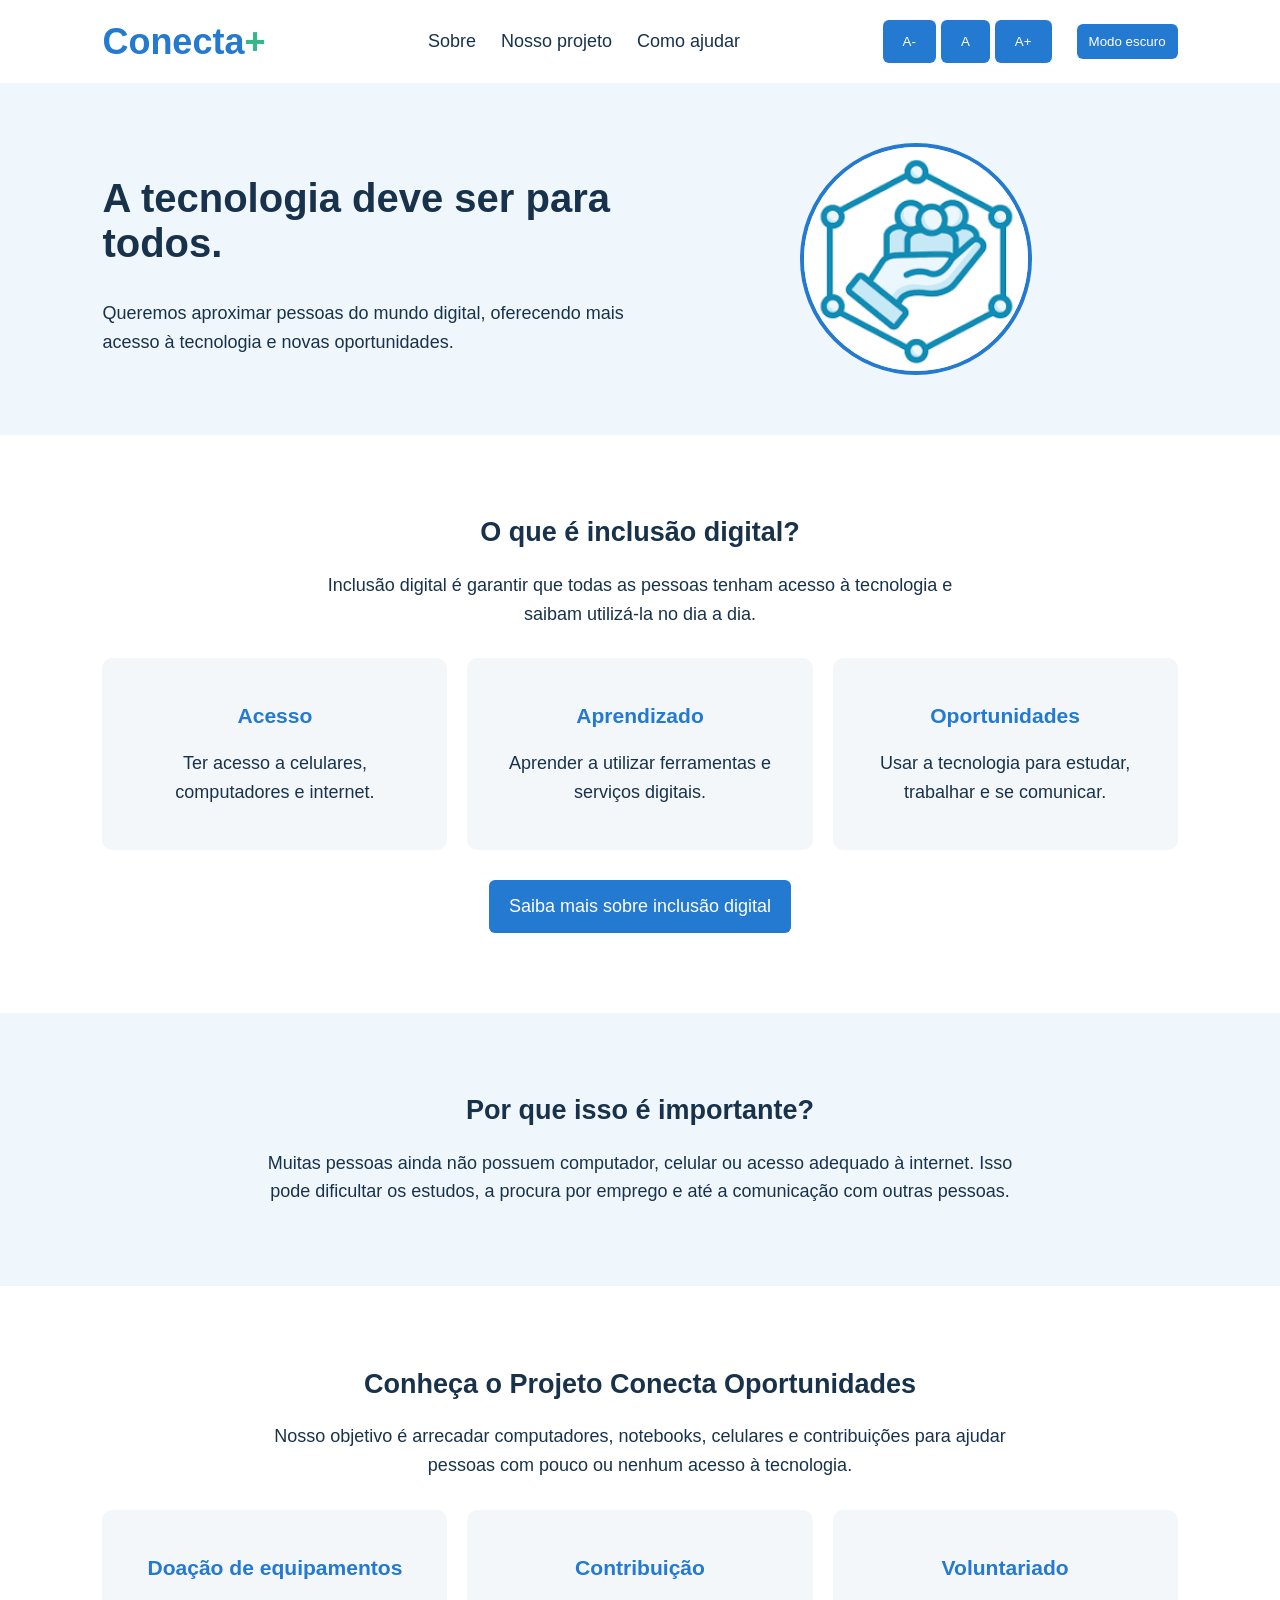
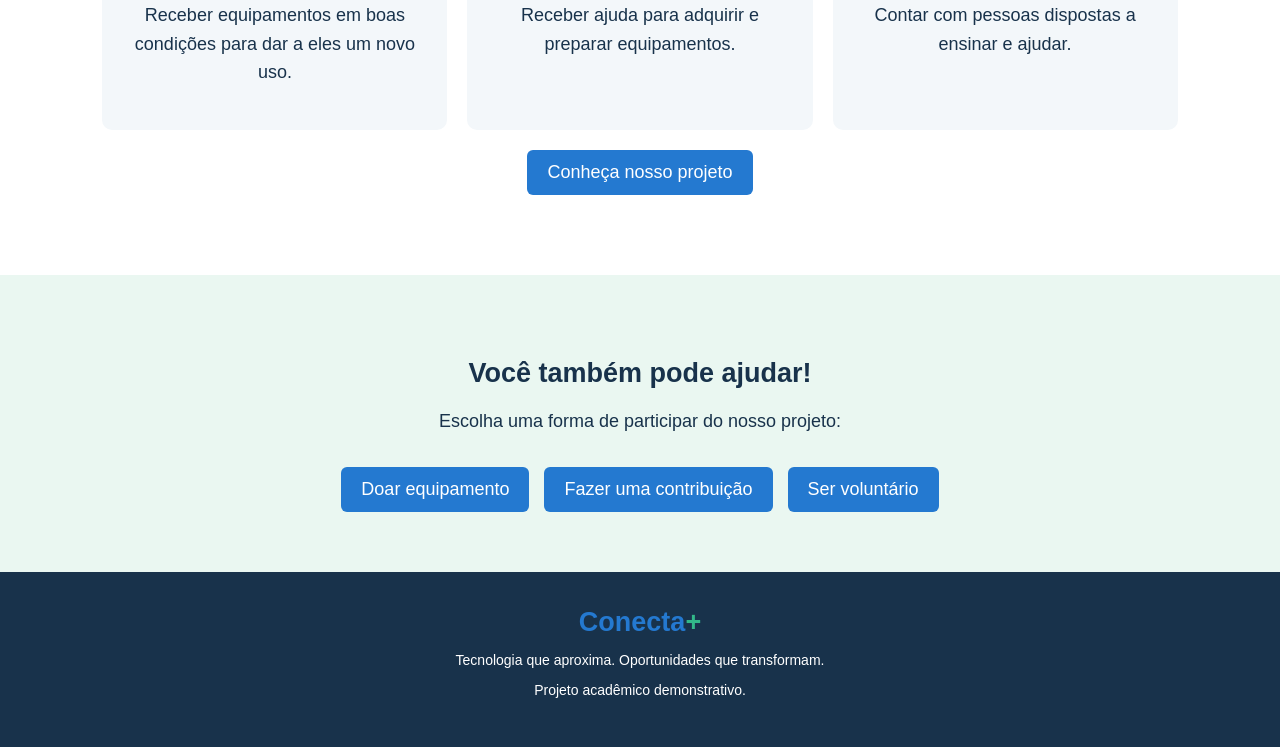
<file: index.html>
<!DOCTYPE html>
<html lang="pt-BR">
<head>
    <meta charset="UTF-8">
    <meta name="viewport" content="width=device-width, initial-scale=1.0">
    <title>Conecta+ | Inclusão Digital</title>
    <link rel="stylesheet" href="style.css">
</head>
<body>
    <!-- CABEÇALHO -->
    <header>
        <h1>Conecta<span>+</span></h1>

        <nav>
            <a href="sobre.html">Sobre</a>
            <a href="#projeto">Nosso projeto</a>
            <a href="#ajudar">Como ajudar</a>
        </nav>

        <div class="controles">
            <button type="button" class="btn-fonte" id="diminuir-fonte" aria-label="Diminuir tamanho do texto">A-</button>
            <button type="button" class="btn-fonte" id="resetar-fonte" aria-label="Restaurar tamanho do texto">A</button>
            <button type="button" class="btn-fonte" id="aumentar-fonte" aria-label="Aumentar tamanho do texto">A+</button>
            <button type="button" class="btn-tema" id="alternar-tema" aria-label="Ativar modo escuro" aria-pressed="false">Modo escuro</button>
        </div>
    </header>

    <!-- INÍCIO -->
    <section id="inicio" class="inicio">
        <div>
            <h2>A tecnologia deve ser para todos.</h2>
            <p>
                Queremos aproximar pessoas do mundo digital,
                oferecendo mais acesso à tecnologia e novas oportunidades.
            </p>
        </div>

        <div class="imagem">
            <img
                src="images/inclusao_digital_logo.png"
                alt="Ilustração de pessoas conectadas e apoiadas por uma mão, símbolo da inclusão digital."
            >
        </div>
    </section>

    <!-- APRESENTAÇÃO -->
    <section id="sobre">
        <h2>O que é inclusão digital?</h2>
        <p class="texto-centro">
            Inclusão digital é garantir que todas as pessoas tenham acesso
            à tecnologia e saibam utilizá-la no dia a dia.
        </p>

        <div class="cards">
            <div class="card">
                <h3> Acesso</h3>
                <p>Ter acesso a celulares, computadores e internet.</p>
            </div>

            <div class="card">
                <h3> Aprendizado</h3>
                <p>Aprender a utilizar ferramentas e serviços digitais.</p>
            </div>

            <div class="card">
                <h3> Oportunidades</h3>
                <p>Usar a tecnologia para estudar, trabalhar e se comunicar.</p>
            </div>
        </div>

        <p class="texto-centro">
            <a class="botao" href="sobre.html">Saiba mais sobre inclusão digital</a>
        </p>
    </section>

    <!-- PROBLEMA -->
    <section class="problema">
        <h2>Por que isso é importante?</h2>
        <p>
            Muitas pessoas ainda não possuem computador, celular ou acesso
            adequado à internet. Isso pode dificultar os estudos, a procura
            por emprego e até a comunicação com outras pessoas.
        </p>
    </section>

    <!-- PROJETO SOLIDÁRIO -->
    <section id="projeto">
        <h2>Conheça o Projeto Conecta Oportunidades</h2>
        <p>
            Nosso objetivo é arrecadar computadores, notebooks, celulares
            e contribuições para ajudar pessoas com pouco ou nenhum acesso
            à tecnologia.
        </p>

        <div class="cards">
            <div class="card">
                <h3>Doação de equipamentos</h3>
                <p>Receber equipamentos em boas condições para dar a eles um novo uso.</p>
            </div>

            <div class="card">
                <h3>Contribuição</h3>
                <p>Receber ajuda para adquirir e preparar equipamentos.</p>
            </div>

            <div class="card">
                <h3>Voluntariado</h3>
                <p>Contar com pessoas dispostas a ensinar e ajudar.</p>
            </div>
        </div>

        <a class="botao" id="ajudar-botao" href="projeto.html">Conheça nosso projeto</a>
    </section>

    <!-- COMO AJUDAR -->
    <section id="ajudar" class="ajudar">
        <h2>Você também pode ajudar!</h2>
        <p>Escolha uma forma de participar do nosso projeto:</p>

        <div class="opcoes">
            <a class="botao" href="ajudar/equipamento.html">
                Doar equipamento
            </a>

            <a class="botao" href="ajudar/contribuicao.html">
                Fazer uma contribuição
            </a>

            <a class="botao" href="ajudar/ser_voluntario.html">
                Ser voluntário
            </a>
        </div>
    </section>

    <!-- RODAPÉ -->
    <footer>
        <h2>Conecta<span>+</span></h2>
        <p>Tecnologia que aproxima. Oportunidades que transformam.</p>
        <p>Projeto acadêmico demonstrativo.</p>
    </footer>

    <script src="script.js"></script>
</body>
</html>
</file>
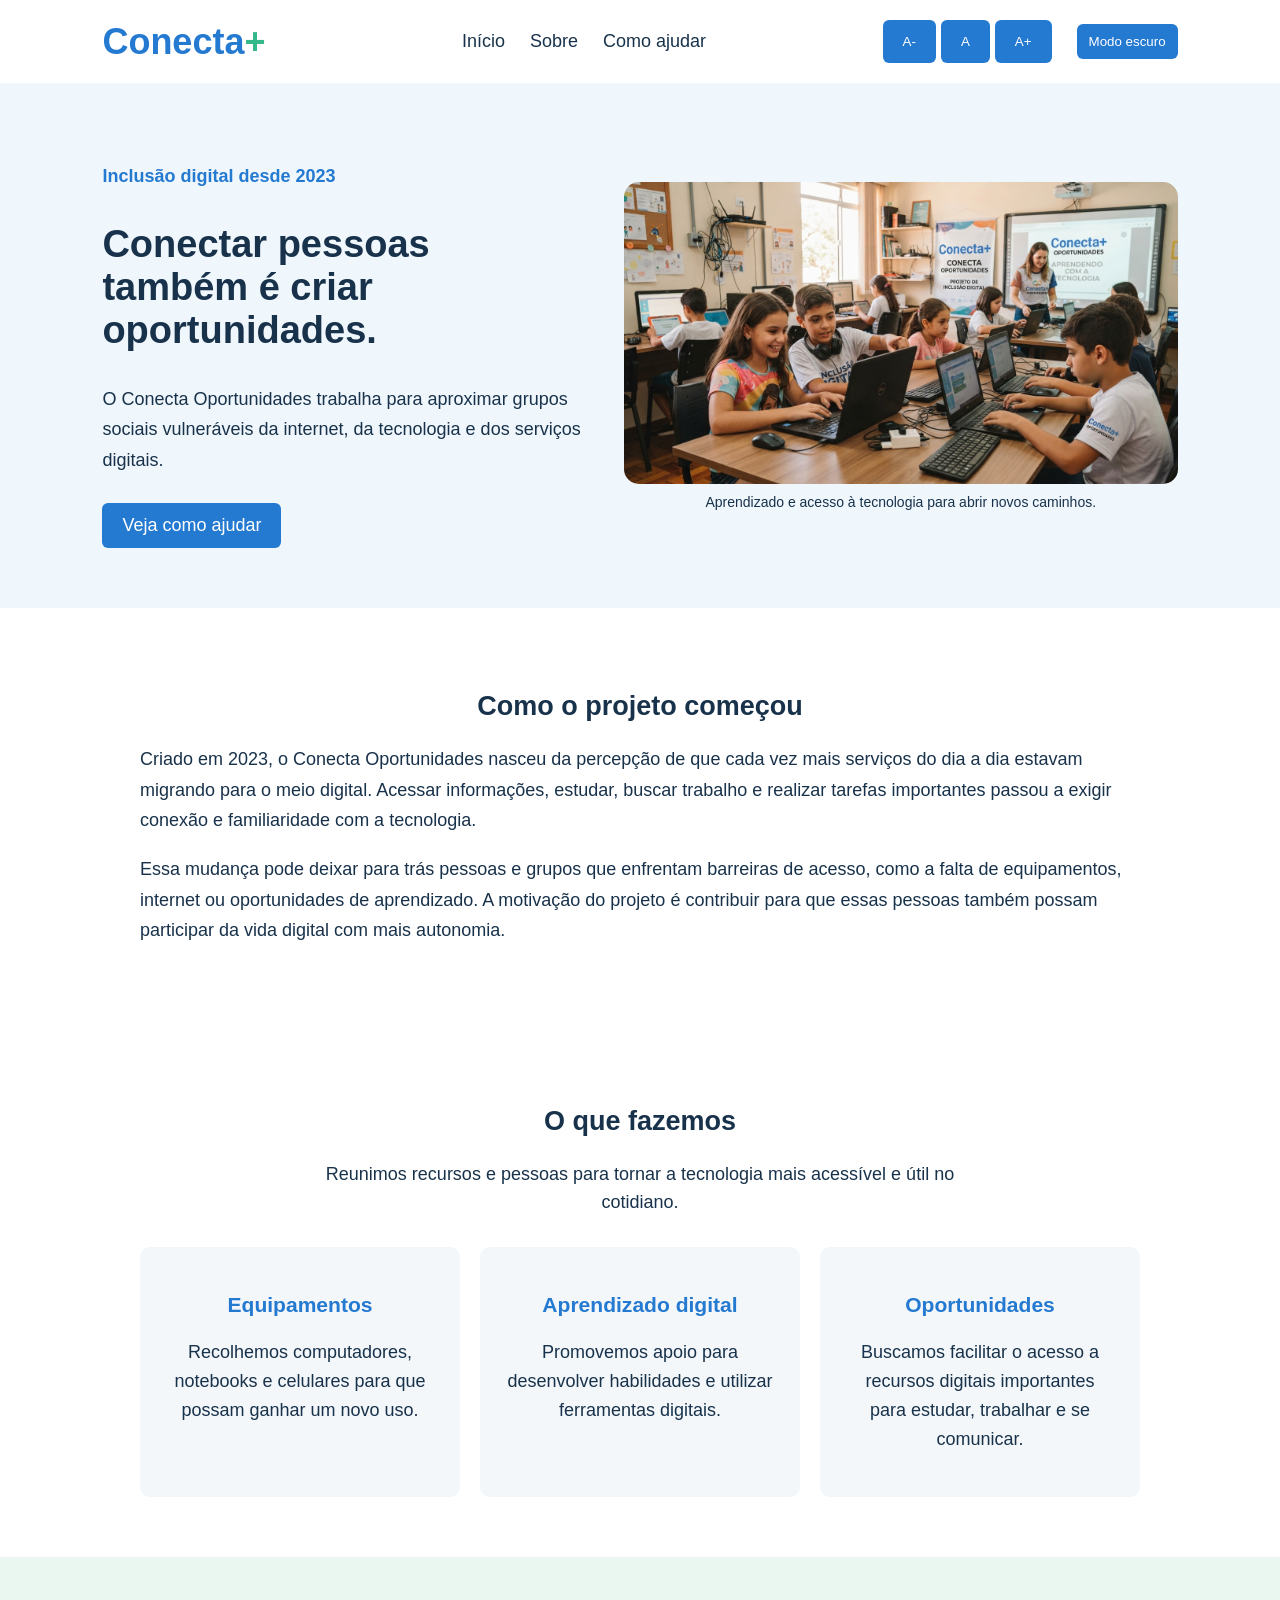
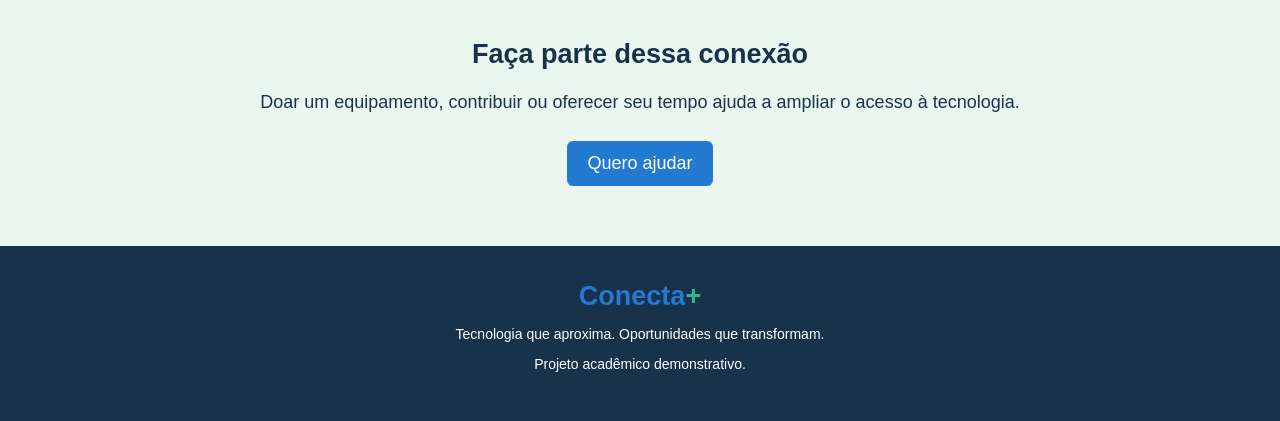
<file: projeto.html>
<!DOCTYPE html>
<html lang="pt-BR">
<head>
    <meta charset="UTF-8">
    <meta name="viewport" content="width=device-width, initial-scale=1.0">
    <meta name="description" content="Conheça a história e os objetivos do projeto Conecta Oportunidades.">
    <title>Nosso projeto | Conecta Oportunidades</title>
    <link rel="stylesheet" href="style.css">
</head>
<body class="pagina-projeto">
    <header>
        <h1><a class="logo-link" href="index.html">Conecta<span>+</span></a></h1>

        <nav aria-label="Navegação principal">
            <a href="index.html#inicio">Início</a>
            <a href="index.html#sobre">Sobre</a>
            <a href="index.html#ajudar">Como ajudar</a>
        </nav>

        <div class="controles">
            <button type="button" class="btn-fonte" id="diminuir-fonte" aria-label="Diminuir tamanho do texto">A-</button>
            <button type="button" class="btn-fonte" id="resetar-fonte" aria-label="Restaurar tamanho do texto">A</button>
            <button type="button" class="btn-fonte" id="aumentar-fonte" aria-label="Aumentar tamanho do texto">A+</button>
            <button type="button" class="btn-tema" id="alternar-tema" aria-label="Ativar modo escuro" aria-pressed="false">Modo escuro</button>
        </div>
    </header>

    <main>
        <!-- APRESENTAÇÃO -->
        <section class="apresentacao-projeto">
            <div class="texto-apresentacao-projeto">
                <p class="identificacao-projeto">Inclusão digital desde 2023</p>
                <h2>Conectar pessoas também é criar oportunidades.</h2>
                <p>
                    O Conecta Oportunidades trabalha para aproximar grupos sociais
                    vulneráveis da internet, da tecnologia e dos serviços digitais.
                </p>
                <a class="botao" href="index.html#ajudar">Veja como ajudar</a>
            </div>

            <figure class="imagem-projeto">
                <img
                    src="images/projeto_conecta_oportunidades.jpeg"
                    alt="Crianças aprendem a usar computadores em uma oficina do Conecta Oportunidades."
                >
                <figcaption>Aprendizado e acesso à tecnologia para abrir novos caminhos.</figcaption>
            </figure>
        </section>

        <!-- HISTÓRIA -->
        <section class="historia-projeto">
            <h2>Como o projeto começou</h2>
            <p>
                Criado em 2023, o Conecta Oportunidades nasceu da percepção de que
                cada vez mais serviços do dia a dia estavam migrando para o meio
                digital. Acessar informações, estudar, buscar trabalho e realizar
                tarefas importantes passou a exigir conexão e familiaridade com a
                tecnologia.
            </p>
            <p>
                Essa mudança pode deixar para trás pessoas e grupos que enfrentam
                barreiras de acesso, como a falta de equipamentos, internet ou
                oportunidades de aprendizado. A motivação do projeto é contribuir
                para que essas pessoas também possam participar da vida digital
                com mais autonomia.
            </p>
        </section>

        <!-- FRENTES -->
        <section class="atuacao-projeto">
            <h2>O que fazemos</h2>
            <p class="texto-centro">
                Reunimos recursos e pessoas para tornar a tecnologia mais acessível
                e útil no cotidiano.
            </p>

            <div class="cards">
                <article class="card">
                    <h3>Equipamentos</h3>
                    <p>Recolhemos computadores, notebooks e celulares para que possam ganhar um novo uso.</p>
                </article>
                <article class="card">
                    <h3>Aprendizado digital</h3>
                    <p>Promovemos apoio para desenvolver habilidades e utilizar ferramentas digitais.</p>
                </article>
                <article class="card">
                    <h3>Oportunidades</h3>
                    <p>Buscamos facilitar o acesso a recursos digitais importantes para estudar, trabalhar e se comunicar.</p>
                </article>
            </div>
        </section>

        <!-- CONVITE -->
        <section class="chamada-projeto">
            <h2>Faça parte dessa conexão</h2>
            <p>Doar um equipamento, contribuir ou oferecer seu tempo ajuda a ampliar o acesso à tecnologia.</p>
            <a class="botao" href="index.html#ajudar">Quero ajudar</a>
        </section>
    </main>

    <footer>
        <h2>Conecta<span>+</span></h2>
        <p>Tecnologia que aproxima. Oportunidades que transformam.</p>
        <p>Projeto acadêmico demonstrativo.</p>
    </footer>

    <script src="script.js"></script>
</body>
</html>
</file>
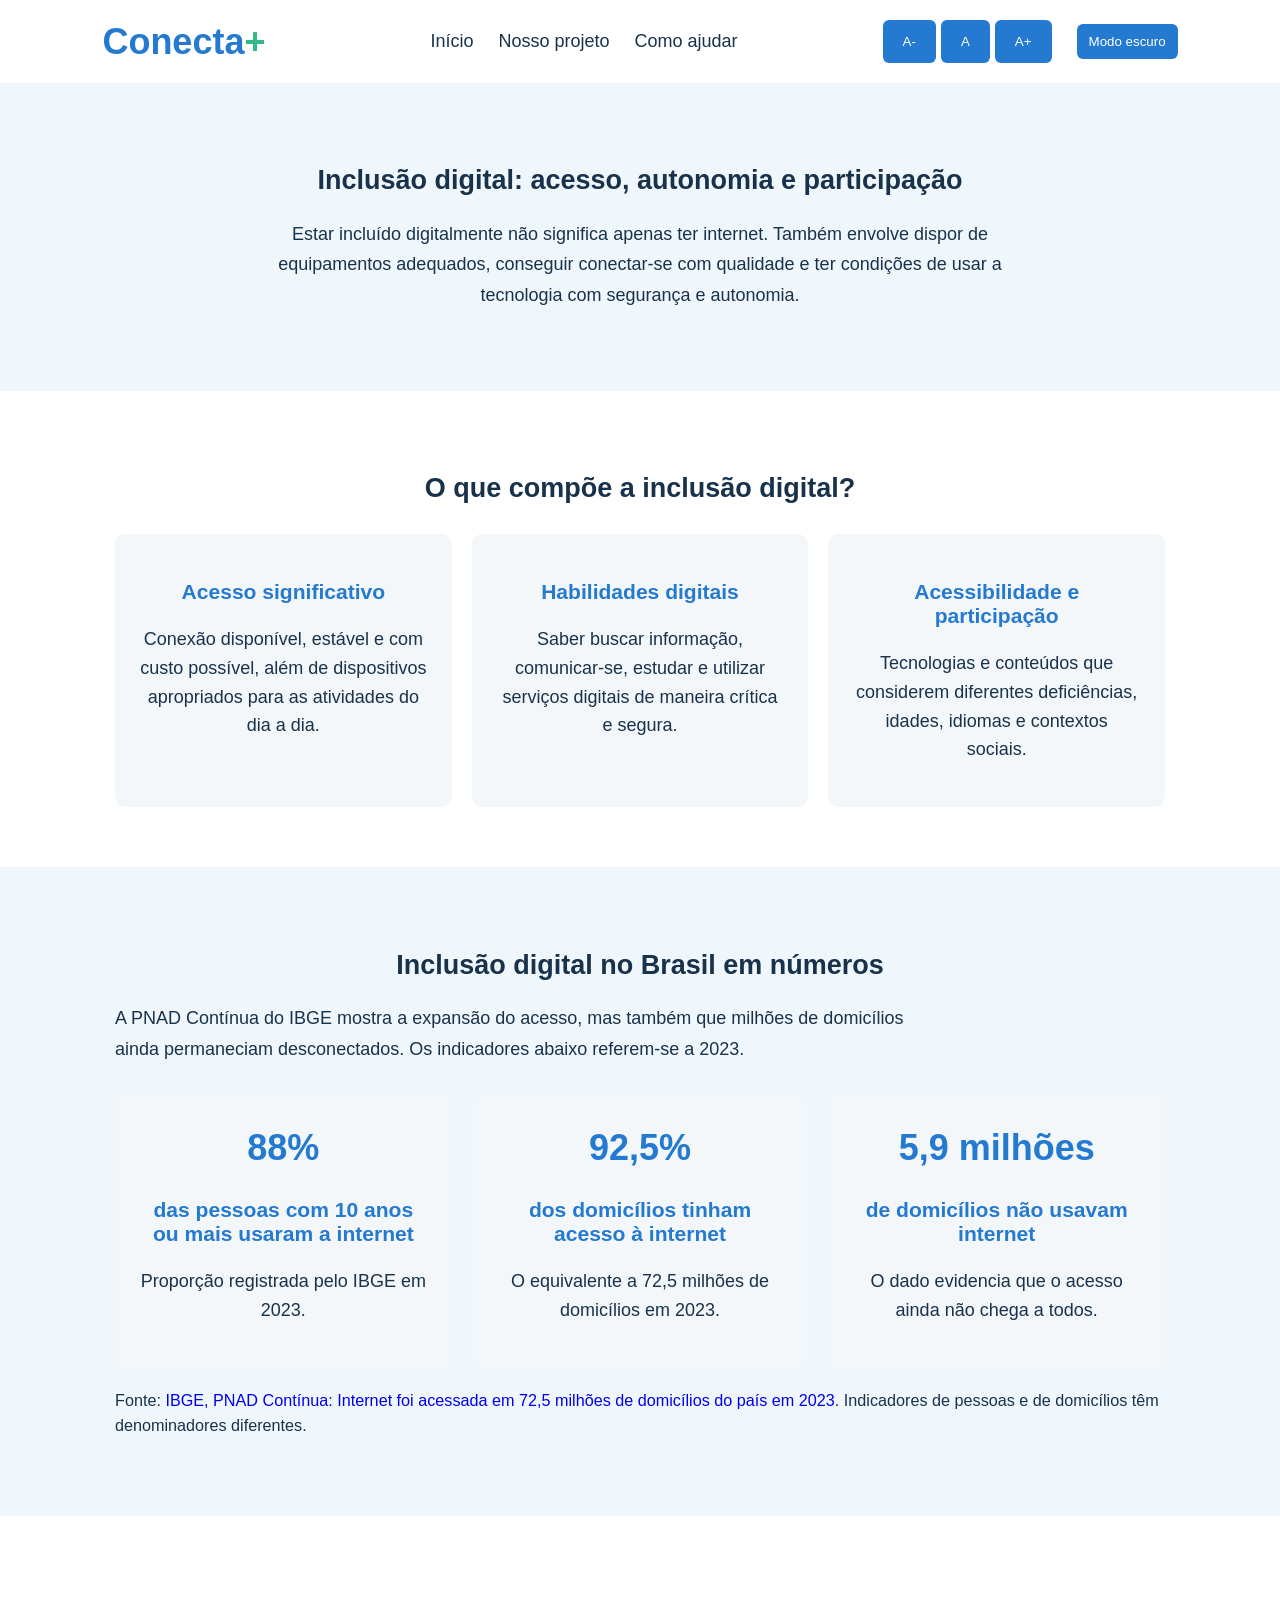
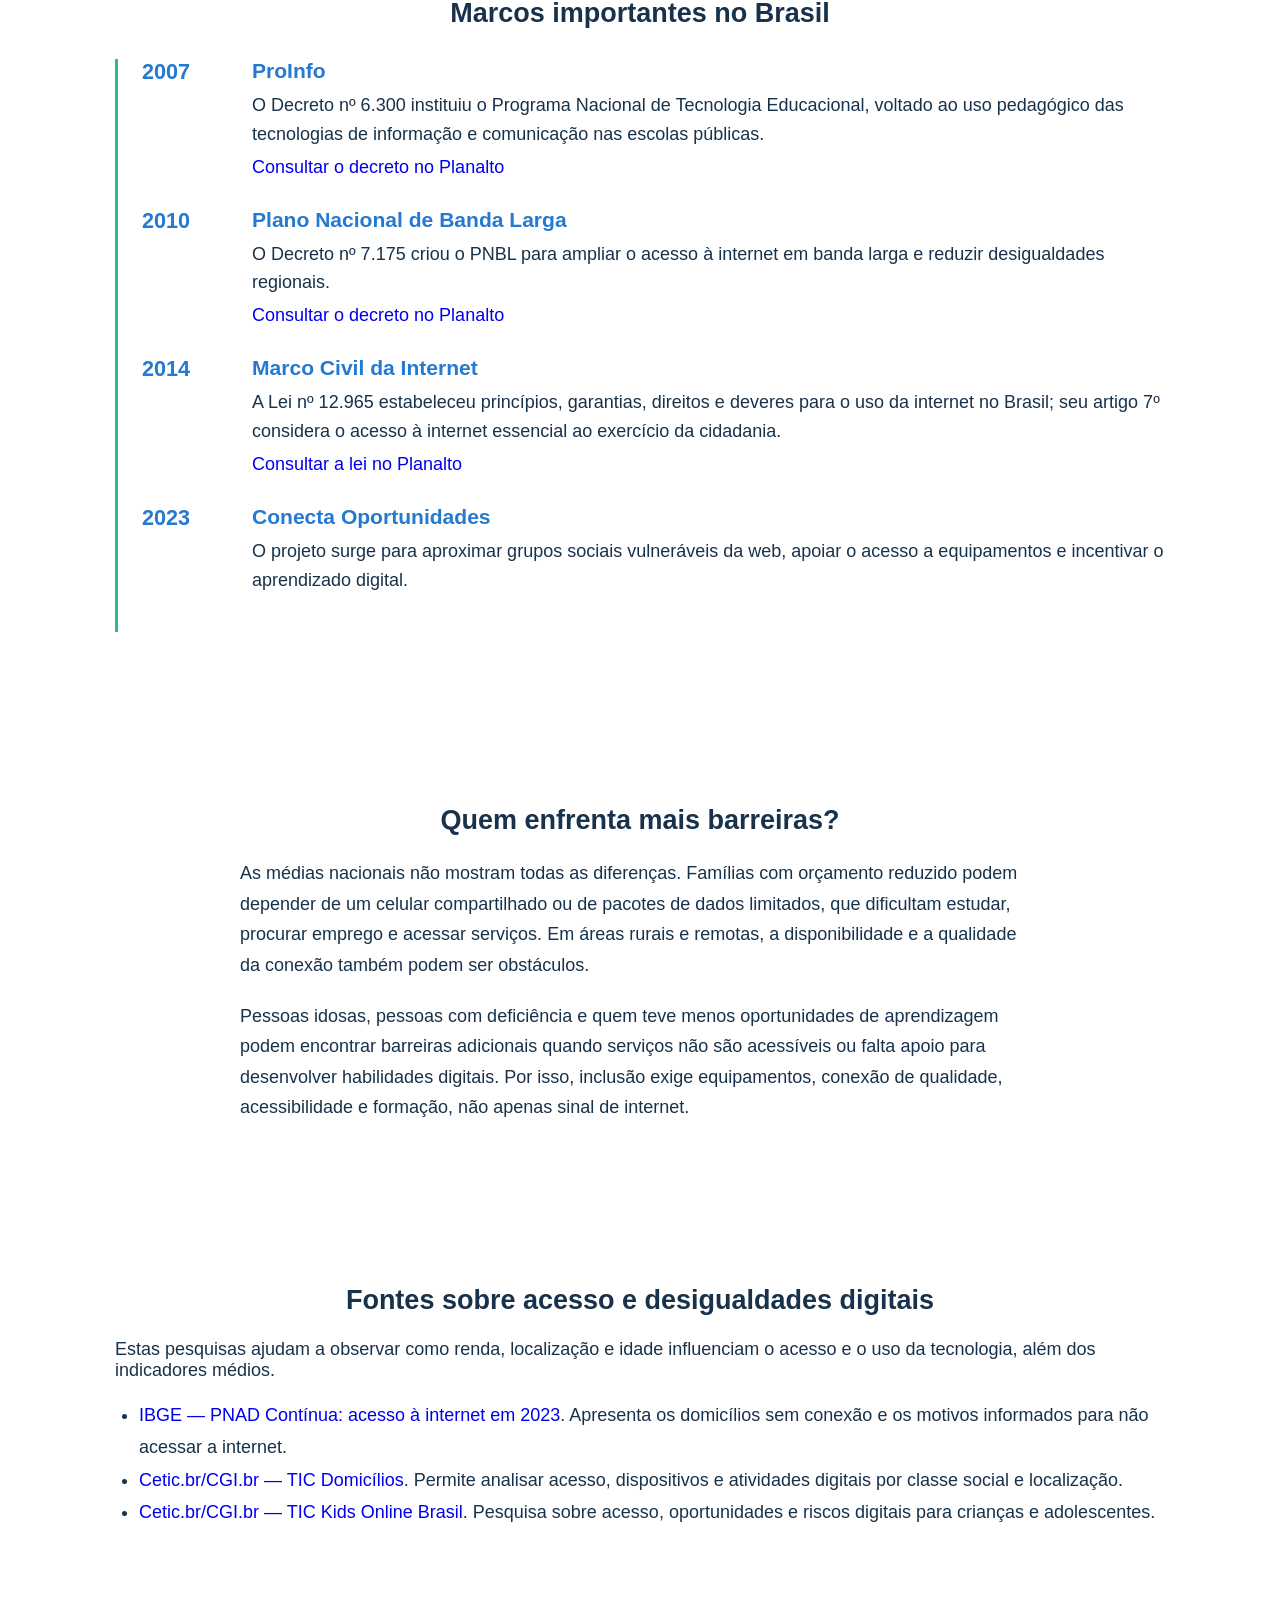
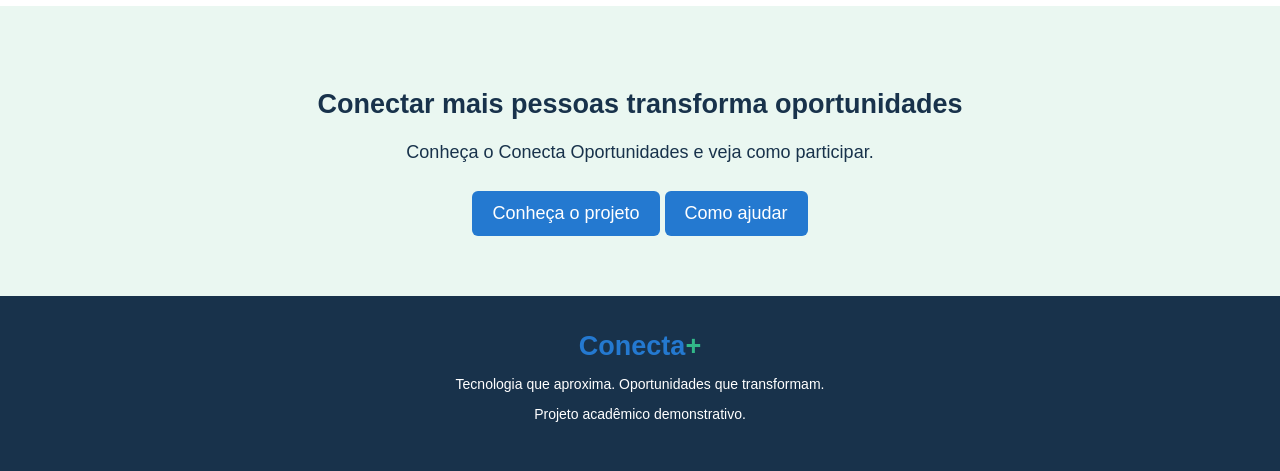
<file: sobre.html>
<!DOCTYPE html>
<html lang="pt-BR">
<head>
    <meta charset="UTF-8">
    <meta name="viewport" content="width=device-width, initial-scale=1.0">
    <meta name="description" content="Entenda a inclusão digital no Brasil, seus desafios, marcos e dados recentes.">
    <title>Inclusão digital | Conecta+</title>
    <link rel="stylesheet" href="style.css">
</head>
<body class="pagina-inclusao">
    <header>
        <h1><a class="logo-link" href="index.html" target="_blank">Conecta<span>+</span></a></h1>

        <nav aria-label="Navegação principal">
            <a href="index.html#inicio">Início</a>
            <a href="projeto.html">Nosso projeto</a>
            <a href="index.html#ajudar">Como ajudar</a>
        </nav>

        <div class="controles">
            <button type="button" class="btn-fonte" id="diminuir-fonte" aria-label="Diminuir tamanho do texto">A-</button>
            <button type="button" class="btn-fonte" id="resetar-fonte" aria-label="Restaurar tamanho do texto">A</button>
            <button type="button" class="btn-fonte" id="aumentar-fonte" aria-label="Aumentar tamanho do texto">A+</button>
            <button type="button" class="btn-tema" id="alternar-tema" aria-label="Ativar modo escuro" aria-pressed="false">Modo escuro</button>
        </div>
    </header>

    <main>
        <!--APRESENTAÇÃO -->
        <section class="introducao-inclusao" id="inicio">
            <h2>Inclusão digital: acesso, autonomia e participação</h2>
            <p>
                Estar incluído digitalmente não significa apenas ter internet.
                Também envolve dispor de equipamentos adequados, conseguir
                conectar-se com qualidade e ter condições de usar a tecnologia
                com segurança e autonomia.
            </p>
        </section>

        <!-- PILARES -->
        <section class="conceitos-inclusao">
            <h2>O que compõe a inclusão digital?</h2>
            <div class="cards">
                <article class="card">
                    <h3>Acesso significativo</h3>
                    <p>
                        Conexão disponível, estável e com custo possível, além
                        de dispositivos apropriados para as atividades do dia a dia.
                    </p>
                </article>
                <article class="card">
                    <h3>Habilidades digitais</h3>
                    <p>
                        Saber buscar informação, comunicar-se, estudar e utilizar
                        serviços digitais de maneira crítica e segura.
                    </p>
                </article>
                <article class="card">
                    <h3>Acessibilidade e participação</h3>
                    <p>
                        Tecnologias e conteúdos que considerem diferentes
                        deficiências, idades, idiomas e contextos sociais.
                    </p>
                </article>
            </div>
        </section>

        <!-- ESTATÍSTICAS -->
        <section class="dados-inclusao">
            <div class="conteudo-dados-inclusao">
                <h2>Inclusão digital no Brasil em números</h2>
                <p>
                    A PNAD Contínua do IBGE mostra a expansão do acesso, mas também
                    que milhões de domicílios ainda permaneciam desconectados.
                    Os indicadores abaixo referem-se a 2023.
                </p>

                <div class="cards">
                    <article class="card dado-inclusao">
                        <p class="numero-destaque">88%</p>
                        <h3>das pessoas com 10 anos ou mais usaram a internet</h3>
                        <p>Proporção registrada pelo IBGE em 2023.</p>
                    </article>
                    <article class="card dado-inclusao">
                        <p class="numero-destaque">92,5%</p>
                        <h3>dos domicílios tinham acesso à internet</h3>
                        <p>O equivalente a 72,5 milhões de domicílios em 2023.</p>
                    </article>
                    <article class="card dado-inclusao">
                        <p class="numero-destaque">5,9 milhões</p>
                        <h3>de domicílios não usavam internet</h3>
                        <p>O dado evidencia que o acesso ainda não chega a todos.</p>
                    </article>
                </div>

                <p class="fonte-dados">
                    Fonte: <a href="https://agenciadenoticias.ibge.gov.br/agencia-noticias/2012-agencia-de-noticias/noticias/41026-internet-foi-acessada-em-72-5-milhoes-de-domicilios-do-pais-em-2023" target="_blank">IBGE, PNAD Contínua: Internet foi acessada em 72,5 milhões de domicílios do país em 2023</a>.
                    Indicadores de pessoas e de domicílios têm denominadores diferentes.
                </p>
            </div>
        </section>

        <!-- LINHA DO TEMPO -->
        <section class="marcos-inclusao" id="marcos">
            <h2>Marcos importantes no Brasil</h2>
            <ol class="linha-do-tempo">
                <li>
                    <span class="ano-marco">2007</span>
                    <div>
                        <h3>ProInfo</h3>
                        <p>
                            O Decreto nº 6.300 instituiu o Programa Nacional de
                            Tecnologia Educacional, voltado ao uso pedagógico das
                            tecnologias de informação e comunicação nas escolas públicas.
                        </p>
                        <a href="https://www.planalto.gov.br/ccivil_03/_ato2007-2010/2007/decreto/d6300.htm" target="_blank">Consultar o decreto no Planalto</a>
                    </div>
                </li>
                <li>
                    <span class="ano-marco">2010</span>
                    <div>
                        <h3>Plano Nacional de Banda Larga</h3>
                        <p>
                            O Decreto nº 7.175 criou o PNBL para ampliar o acesso à
                            internet em banda larga e reduzir desigualdades regionais.
                        </p>
                        <a href="https://www.planalto.gov.br/ccivil_03/_ato2007-2010/2010/decreto/d7175.htm" target="_blank">Consultar o decreto no Planalto</a>
                    </div>
                </li>
                <li>
                    <span class="ano-marco">2014</span>
                    <div>
                        <h3>Marco Civil da Internet</h3>
                        <p>
                            A Lei nº 12.965 estabeleceu princípios, garantias, direitos
                            e deveres para o uso da internet no Brasil; seu artigo 7º
                            considera o acesso à internet essencial ao exercício da cidadania.
                        </p>
                        <a href="https://www.planalto.gov.br/ccivil_03/_ato2011-2014/2014/lei/l12965.htm" target="_blank">Consultar a lei no Planalto</a>
                    </div>
                </li>
                <li>
                    <span class="ano-marco">2023</span>
                    <div>
                        <h3>Conecta Oportunidades</h3>
                        <p>
                            O projeto surge para aproximar grupos sociais vulneráveis
                            da web, apoiar o acesso a equipamentos e incentivar o
                            aprendizado digital.
                        </p>
                    </div>
                </li>
            </ol>
        </section>

        <!-- BARREIRAS -->
        <section class="desafios-inclusao">
            <h2>Quem enfrenta mais barreiras?</h2>
            <p>
                As médias nacionais não mostram todas as diferenças. Famílias com
                orçamento reduzido podem depender de um celular compartilhado ou de
                pacotes de dados limitados, que dificultam estudar, procurar emprego e
                acessar serviços. Em áreas rurais e remotas, a disponibilidade e a
                qualidade da conexão também podem ser obstáculos.
            </p>
            <p>
                Pessoas idosas, pessoas com deficiência e quem teve menos oportunidades
                de aprendizagem podem encontrar barreiras adicionais quando serviços
                não são acessíveis ou falta apoio para desenvolver habilidades digitais.
                Por isso, inclusão exige equipamentos, conexão de qualidade, acessibilidade
                e formação, não apenas sinal de internet.
            </p>
        </section>

        <!-- FONTES -->
        <section class="fontes-inclusao" id="fontes">
            <h2>Fontes sobre acesso e desigualdades digitais</h2>
            <p>
                Estas pesquisas ajudam a observar como renda, localização e idade
                influenciam o acesso e o uso da tecnologia, além dos indicadores médios.
            </p>
            <ul>
                <li>
                    <a href="https://agenciadenoticias.ibge.gov.br/agencia-noticias/2012-agencia-de-noticias/noticias/41026-internet-foi-acessada-em-72-5-milhoes-de-domicilios-do-pais-em-2023" target="_blank">IBGE — PNAD Contínua: acesso à internet em 2023</a>.
                    Apresenta os domicílios sem conexão e os motivos informados para não acessar a internet.
                </li>
                <li>
                    <a href="https://cetic.br/pt/pesquisa/domicilios/" target="_blank">Cetic.br/CGI.br — TIC Domicílios</a>.
                    Permite analisar acesso, dispositivos e atividades digitais por classe social e localização.
                </li>
                <li>
                    <a href="https://cetic.br/pt/pesquisa/kids-online/" target="_blank">Cetic.br/CGI.br — TIC Kids Online Brasil</a>.
                    Pesquisa sobre acesso, oportunidades e riscos digitais para crianças e adolescentes.
                </li>
            </ul>
        </section>

        <!-- CONVITE -->
        <section class="chamada-inclusao">
            <h2>Conectar mais pessoas transforma oportunidades</h2>
            <p>Conheça o Conecta Oportunidades e veja como participar.</p>
            <a class="botao" href="projeto.html" target="_blank">Conheça o projeto</a>
            <a class="botao" href="index.html#ajudar" target="_blank">Como ajudar</a>
        </section>
    </main>

    <footer>
        <h2>Conecta<span>+</span></h2>
        <p>Tecnologia que aproxima. Oportunidades que transformam.</p>
        <p>Projeto acadêmico demonstrativo.</p>
    </footer>

    <script src="script.js"></script>
</body>
</html>
</file>
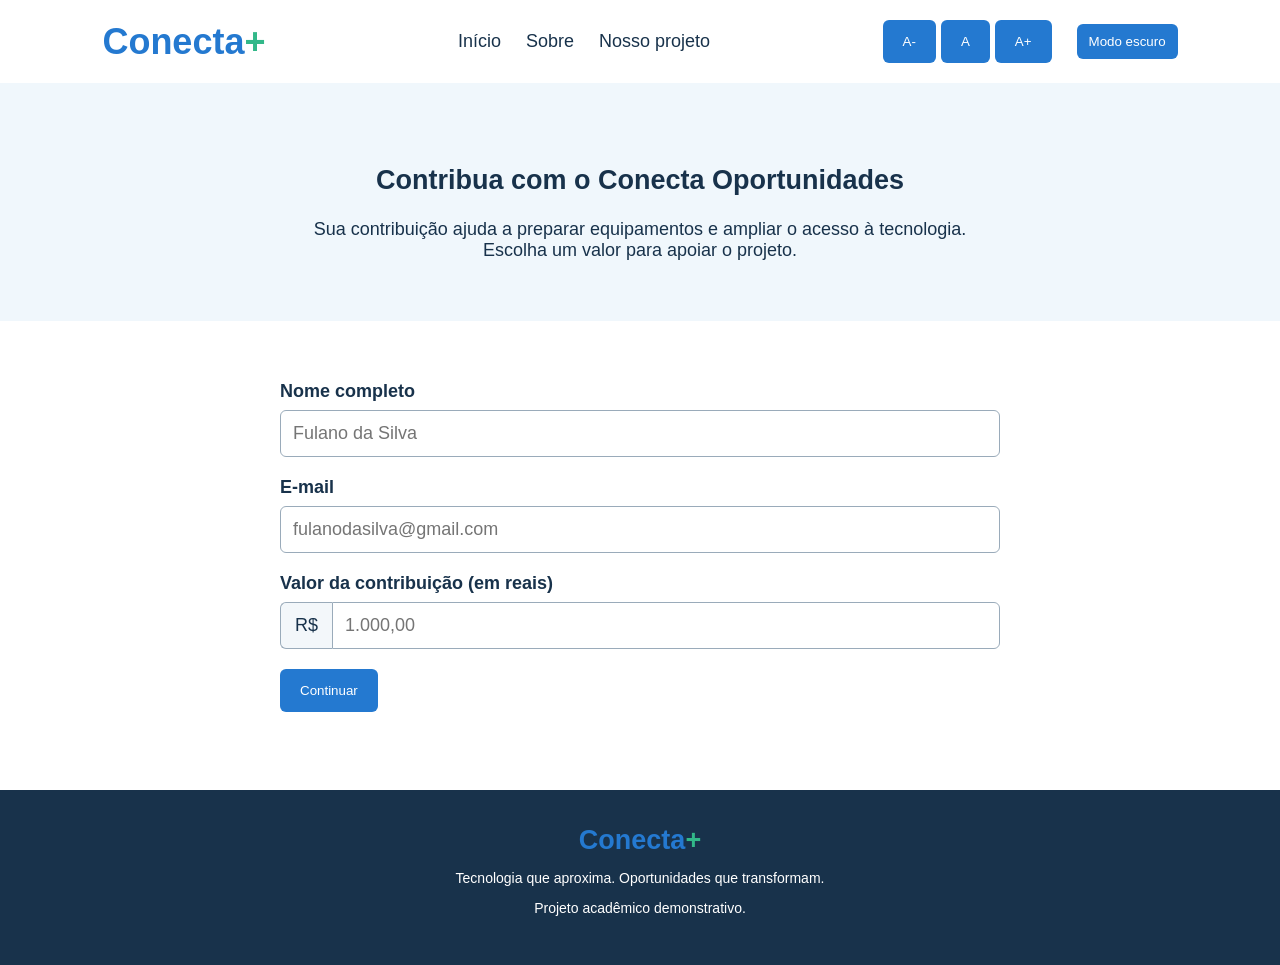
<file: ajudar/contribuicao.html>
<!DOCTYPE html>
<html lang="pt-BR">
<head>
    <meta charset="UTF-8">
    <meta name="viewport" content="width=device-width, initial-scale=1.0">
    <meta name="description" content="Contribua com o projeto Conecta Oportunidades.">
    <title>Fazer uma contribuição | Conecta Oportunidades</title>
    <link rel="stylesheet" href="../style.css">
</head>
<body class="pagina-contribuicao">
    <header>
        <h1><a class="logo-link" href="../index.html">Conecta<span>+</span></a></h1>

        <nav aria-label="Navegação principal">
            <a href="../index.html#ajudar">Início</a>
            <a href="../index.html#sobre">Sobre</a>
            <a href="../index.html#projeto">Nosso projeto</a>
        </nav>

        <div class="controles">
            <button type="button" class="btn-fonte" id="diminuir-fonte" aria-label="Diminuir tamanho do texto">A-</button>
            <button type="button" class="btn-fonte" id="resetar-fonte" aria-label="Restaurar tamanho do texto">A</button>
            <button type="button" class="btn-fonte" id="aumentar-fonte" aria-label="Aumentar tamanho do texto">A+</button>
            <button type="button" class="btn-tema" id="alternar-tema" aria-label="Ativar modo escuro" aria-pressed="false">Modo escuro</button>
        </div>
    </header>

    <main>
        <!-- APRESENTAÇÃO -->
        <section class="cabecalho-pagina">
            <h2>Contribua com o Conecta Oportunidades</h2>
            <p>
                Sua contribuição ajuda a preparar equipamentos e ampliar o acesso à tecnologia.
                Escolha um valor para apoiar o projeto.
            </p>
        </section>

        <!-- FORMULÁRIO -->
        <section class="formulario-contribuicao" aria-label="Formulário para contribuição">
            <div class="formulario-contribuicao-conteudo">
                <form id="formulario-contribuicao">
                    <div class="campo">
                        <label for="nome-contribuinte">Nome completo</label>
                        <input type="text" id="nome-contribuinte" name="nome" autocomplete="name" placeholder="Fulano da Silva" required>
                    </div>

                    <div class="campo">
                        <label for="email-contribuinte">E-mail</label>
                        <input type="email" id="email-contribuinte" name="email" autocomplete="email" placeholder="fulanodasilva@gmail.com" required>
                    </div>

                    <div class="campo">
                        <label for="valor-contribuicao">Valor da contribuição (em reais)</label>
                        <div class="valor-contribuicao">
                            <span aria-hidden="true">R$</span>
                            <input
                                type="number"
                                id="valor-contribuicao"
                                name="valor"
                                min="0.01"
                                step="0.01"
                                inputmode="decimal"
                                placeholder="1.000,00"
                                required
                            >
                        </div>
                    </div>

                    <button type="submit">Continuar</button>
                    <p id="confirmacao-contribuicao" role="status" aria-live="polite"></p>
                </form>
            </div>
        </section>
    </main>

    <footer>
        <h2>Conecta<span>+</span></h2>
        <p>Tecnologia que aproxima. Oportunidades que transformam.</p>
        <p>Projeto acadêmico demonstrativo.</p>
    </footer>

    <script src="../script.js"></script>
</body>
</html>
</file>
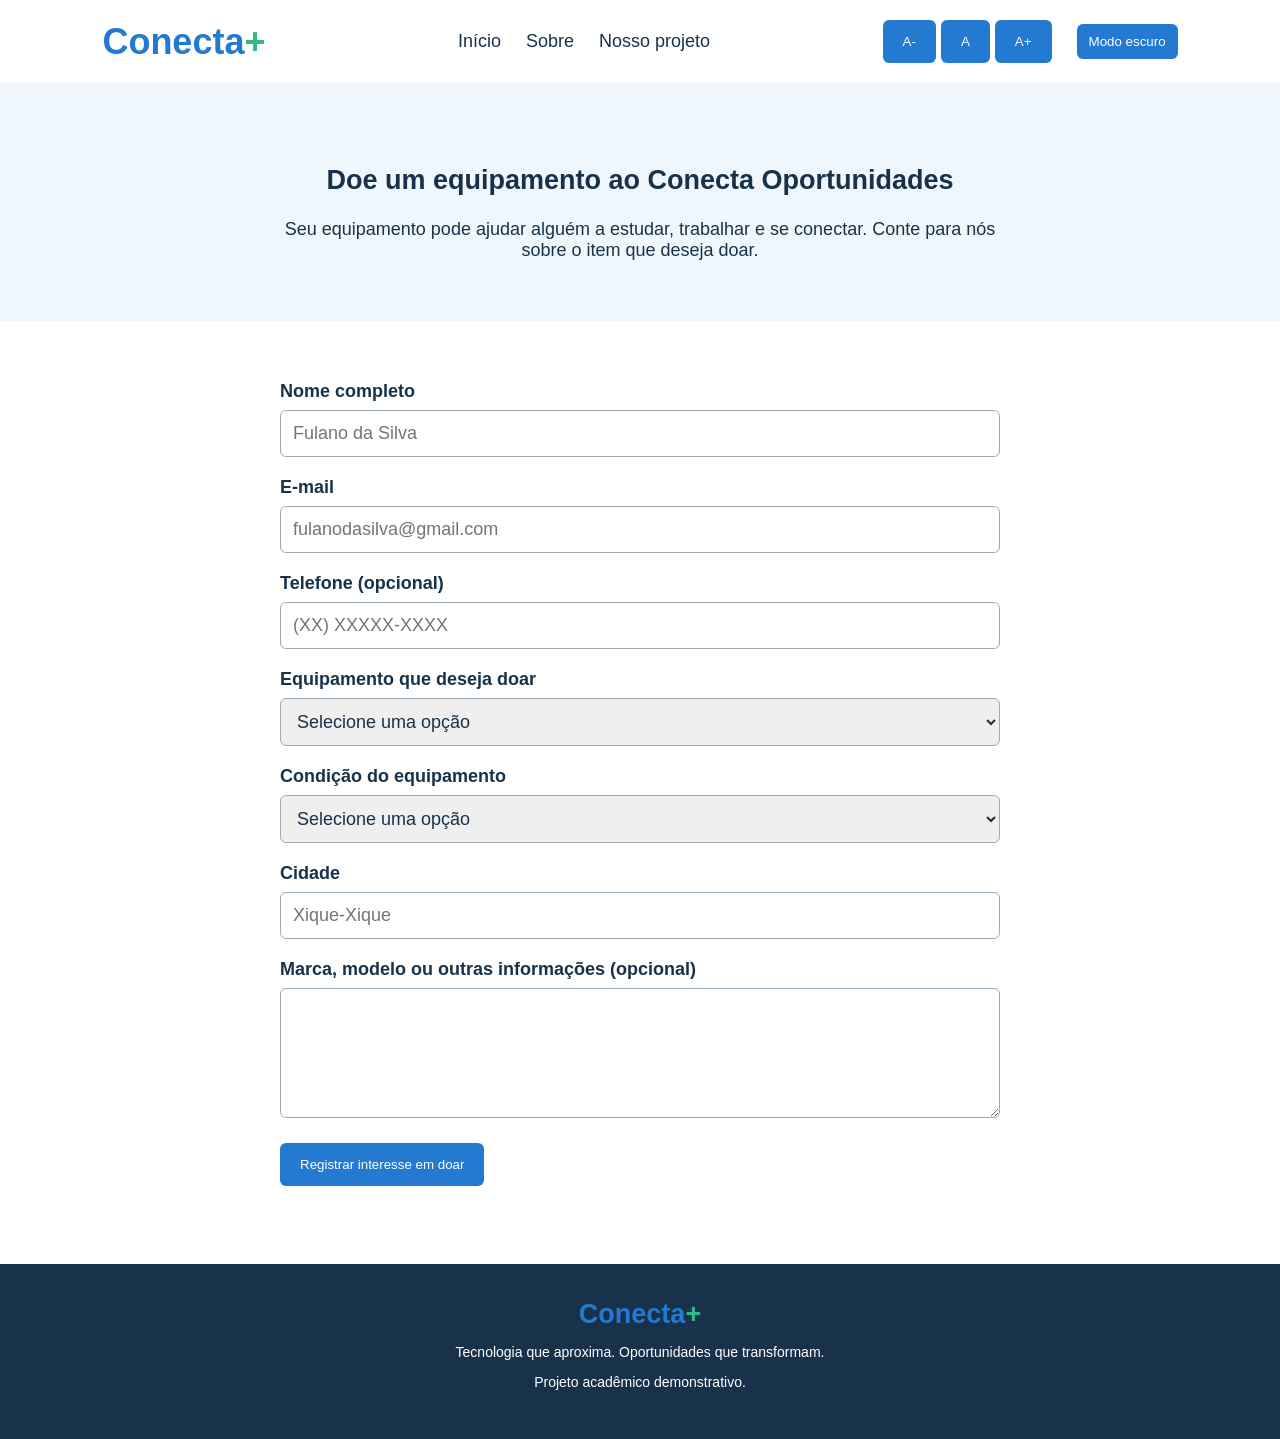
<file: ajudar/equipamento.html>
<!DOCTYPE html>
<html lang="pt-BR">
<head>
    <meta charset="UTF-8">
    <meta name="viewport" content="width=device-width, initial-scale=1.0">
    <meta name="description" content="Ofereça um equipamento eletrônico ao projeto Conecta Oportunidades.">
    <title>Doar equipamento | Conecta Oportunidades</title>
    <link rel="stylesheet" href="../style.css">
</head>
<body class="pagina-equipamento">
    <header>
        <h1><a class="logo-link" href="../index.html">Conecta<span>+</span></a></h1>

        <nav aria-label="Navegação principal">
            <a href="../index.html#ajudar">Início</a>
            <a href="../index.html#sobre">Sobre</a>
            <a href="../index.html#projeto">Nosso projeto</a>
        </nav>

        <div class="controles">
            <button type="button" class="btn-fonte" id="diminuir-fonte" aria-label="Diminuir tamanho do texto">A-</button>
            <button type="button" class="btn-fonte" id="resetar-fonte" aria-label="Restaurar tamanho do texto">A</button>
            <button type="button" class="btn-fonte" id="aumentar-fonte" aria-label="Aumentar tamanho do texto">A+</button>
            <button type="button" class="btn-tema" id="alternar-tema" aria-label="Ativar modo escuro" aria-pressed="false">Modo escuro</button>
        </div>
    </header>

    <main>
        <!-- APRESENTAÇÃO -->
        <section class="cabecalho-pagina">
            <h2>Doe um equipamento ao Conecta Oportunidades</h2>
            <p>
                Seu equipamento pode ajudar alguém a estudar, trabalhar e se conectar.
                Conte para nós sobre o item que deseja doar.
            </p>
        </section>

        <!-- FORMULÁRIO -->
        <section class="formulario-equipamento" aria-label="Formulário para doação de equipamento">
            <div class="formulario-equipamento-conteudo">
                <form id="formulario-equipamento">
                    <div class="campo">
                        <label for="nome-doador">Nome completo</label>
                        <input type="text" id="nome-doador" name="nome" autocomplete="name" placeholder="Fulano da Silva" required>
                    </div>

                    <div class="campo">
                        <label for="email-doador">E-mail</label>
                        <input type="email" id="email-doador" name="email" autocomplete="email" placeholder="fulanodasilva@gmail.com" required>
                    </div>

                    <div class="campo">
                        <label for="telefone-doador">Telefone (opcional)</label>
                        <input type="tel" id="telefone-doador" name="telefone" autocomplete="tel" placeholder="(XX) XXXXX-XXXX">
                    </div>

                    <div class="campo">
                        <label for="tipo-equipamento">Equipamento que deseja doar</label>
                        <select id="tipo-equipamento" name="equipamento" required>
                            <option value="" selected disabled>Selecione uma opção</option>
                            <option value="computador">Computador</option>
                            <option value="notebook">Notebook</option>
                            <option value="celular">Celular ou smartphone</option>
                            <option value="tablet">Tablet</option>
                            <option value="periferico">Monitor ou periférico</option>
                            <option value="outro">Outro equipamento eletrônico</option>
                        </select>
                    </div>

                    <div class="campo">
                        <label for="estado-equipamento">Condição do equipamento</label>
                        <select id="estado-equipamento" name="condicao" required>
                            <option value="" selected disabled>Selecione uma opção</option>
                            <option value="funcionando">Funcionando normalmente</option>
                            <option value="defeito">Apresenta algum defeito</option>
                            <option value="nao-liga">Não liga</option>
                            <option value="nao-sei">Não sei informar</option>
                        </select>
                    </div>

                    <div class="campo">
                        <label for="cidade">Cidade</label>
                        <input type="text" id="cidade" name="cidade" autocomplete="address-level2" placeholder="Xique-Xique" required>
                    </div>

                    <div class="campo">
                        <label for="detalhes-equipamento">Marca, modelo ou outras informações (opcional)</label>
                        <textarea id="detalhes-equipamento" name="detalhes"></textarea>
                    </div>

                    <button type="submit">Registrar interesse em doar</button>
                    <p id="confirmacao-doacao" role="status" aria-live="polite"></p>
                </form>
            </div>
        </section>
    </main>

    <footer>
        <h2>Conecta<span>+</span></h2>
        <p>Tecnologia que aproxima. Oportunidades que transformam.</p>
        <p>Projeto acadêmico demonstrativo.</p>
    </footer>

    <script src="../script.js"></script>
</body>
</html>
</file>
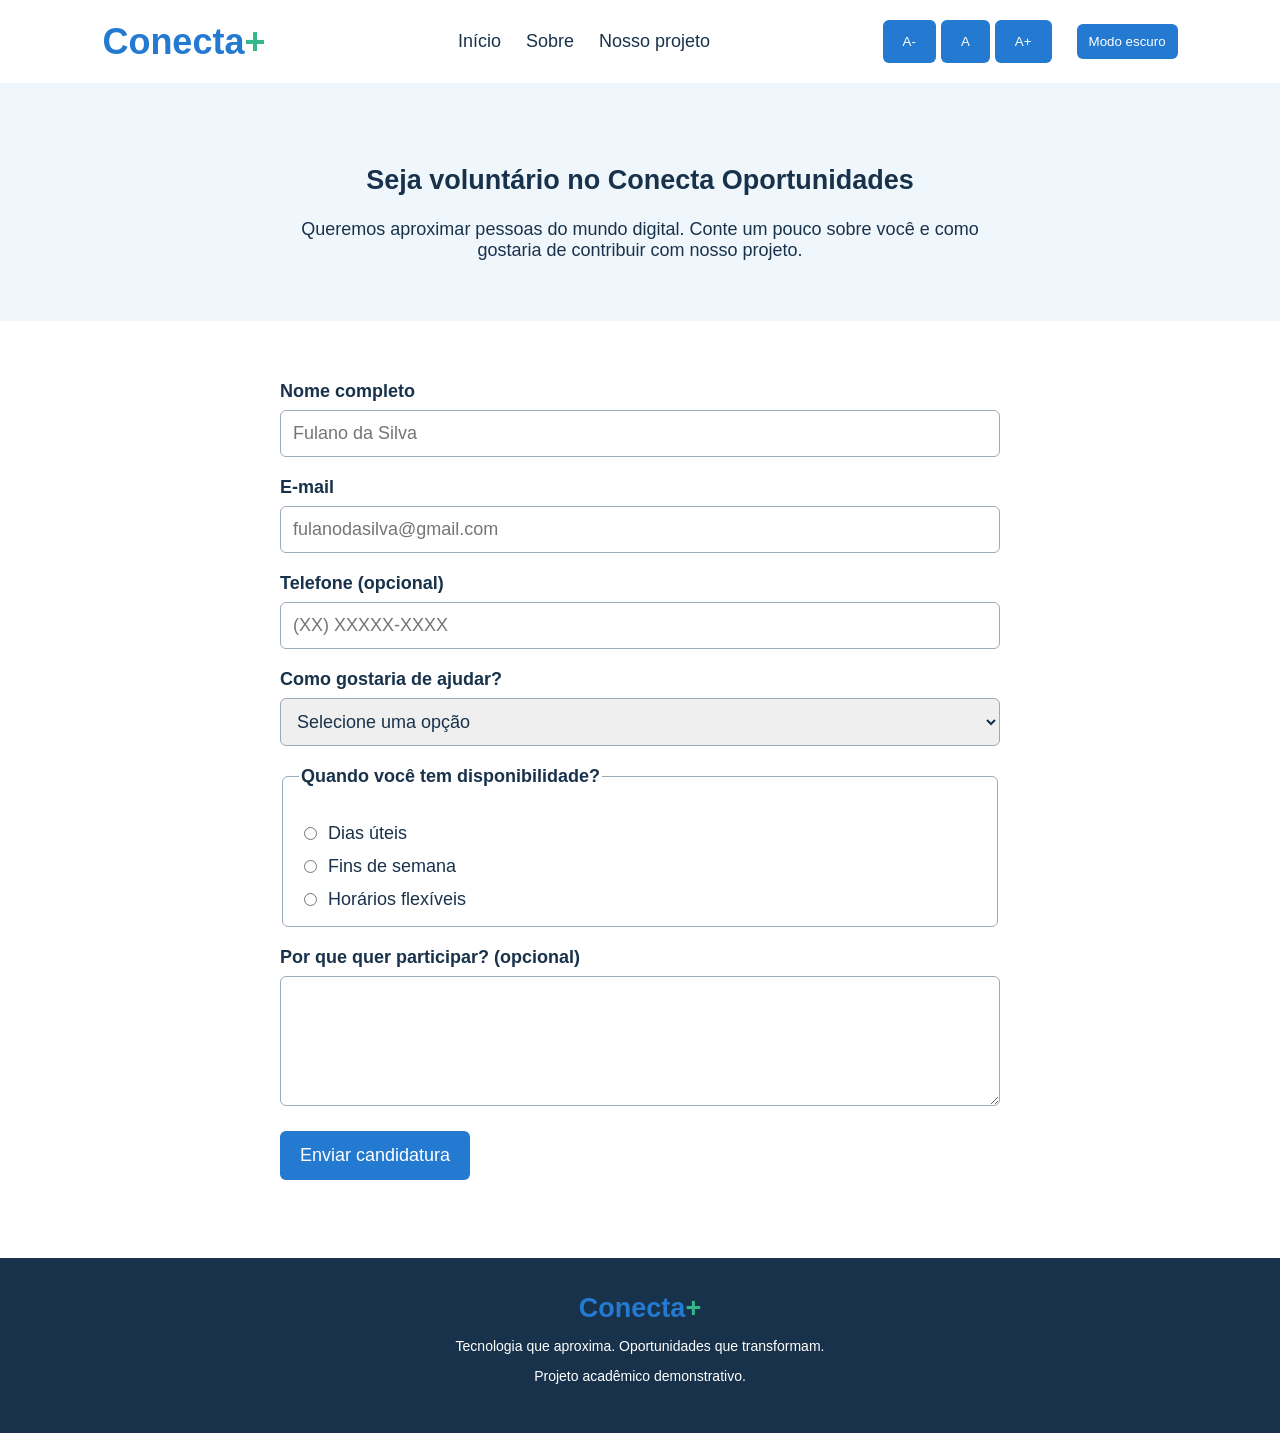
<file: ajudar/ser_voluntario.html>
<!DOCTYPE html>
<html lang="pt-BR">
<head>
    <meta charset="UTF-8">
    <meta name="viewport" content="width=device-width, initial-scale=1.0">
    <meta name="description" content="Candidate-se para ser voluntário no projeto Conecta Oportunidades.">
    <title>Seja voluntário | Conecta Oportunidades</title>
    <link rel="stylesheet" href="../style.css">
</head>
<body>
    <header>
        <h1><a class="logo-link" href="../index.html">Conecta<span>+</span></a></h1>
        
        <nav aria-label="Navegação principal">
            <a href="../index.html#ajudar">Início</a>
            <a href="../index.html#sobre">Sobre</a>
            <a href="../index.html#projeto">Nosso projeto</a>
        </nav>

        <div class="controles">
            <button type="button" class="btn-fonte" id="diminuir-fonte" aria-label="Diminuir tamanho do texto">A-</button>
            <button type="button" class="btn-fonte" id="resetar-fonte" aria-label="Restaurar tamanho do texto">A</button>
            <button type="button" class="btn-fonte" id="aumentar-fonte" aria-label="Aumentar tamanho do texto">A+</button>
            <button type="button" class="btn-tema" id="alternar-tema" aria-label="Ativar modo escuro" aria-pressed="false">Modo escuro</button>
        </div>
    </header>

    <main>
        <!-- APRESENTAÇÃO -->
        <section class="cabecalho-pagina">
            <h2>Seja voluntário no Conecta Oportunidades</h2>
            <p>
                Queremos aproximar pessoas do mundo digital. Conte um pouco sobre você
                e como gostaria de contribuir com nosso projeto.
            </p>
        </section>

        <!-- FORMULÁRIO -->
        <section class="formulario-voluntario" aria-label="Formulário de candidatura">
            <form id="formulario-voluntario">
                <div class="campo">
                    <label for="nome">Nome completo</label>
                    <input type="text" id="nome" name="nome" autocomplete="name" placeholder="Fulano da Silva">
                </div>

                <div class="campo">
                    <label for="email">E-mail</label>
                    <input type="email" id="email" name="email" autocomplete="email" placeholder="fulanodasilva@gmail.com">
                </div>

                <div class="campo">
                    <label for="telefone">Telefone (opcional)</label>
                    <input type="tel" id="telefone" name="telefone" autocomplete="tel" placeholder="(XX) XXXXX-XXXX">
                </div>

                <div class="campo">
                    <label for="area">Como gostaria de ajudar?</label>
                    <select id="area" name="area" required>
                        <option value="" selected disabled>Selecione uma opção</option>
                        <option value="ensino">Ensinar habilidades digitais</option>
                        <option value="equipamentos">Preparar ou organizar equipamentos</option>
                        <option value="organizacao">Apoiar a organização do projeto</option>
                        <option value="outro">Outra forma de ajudar</option>
                    </select>
                </div>

                <div class="campo">
                    <fieldset>
                        <legend>Quando você tem disponibilidade?</legend>
                        <label><input type="radio" name="disponibilidade" value="dias-uteis" required> Dias úteis</label>
                        <label><input type="radio" name="disponibilidade" value="fins-de-semana"> Fins de semana</label>
                        <label><input type="radio" name="disponibilidade" value="flexivel"> Horários flexíveis</label>
                    </fieldset>
                </div>

                <div class="campo">
                    <label for="motivacao">Por que quer participar? (opcional)</label>
                    <textarea id="motivacao" name="motivacao"></textarea>
                </div>

                <button type="submit">Enviar candidatura</button>
                <p id="confirmacao" role="status" aria-live="polite"></p>
            </form>
        </section>
    </main>

    <footer>
        <h2>Conecta<span>+</span></h2>
        <p>Tecnologia que aproxima. Oportunidades que transformam.</p>
        <p>Projeto acadêmico demonstrativo.</p>
    </footer>

    <script src="../script.js"></script>
</body>
</html>
</file>
<file: style.css>
@import url('https://fonts.googleapis.com/css2?family=BBH+Bogle&family=Caveat:wght@400..700&display=swap');

/* ESTILO GERAL DA PÁGINA */
body {
  margin: 0;
  font-family: Arial, sans-serif;
  color: #18324b;
}

html{
  scroll-behavior: smooth;
  font-size: 18px;
}

/* CABEÇALHO */
header {
  background-color: white;
  padding: 20px 8%;
  display: flex;
  justify-content: space-between;
  align-items: center;
}

header h1,
footer h2 {
  color: #2479d0;
  margin: 0;
}

header h1,
footer h2 {
  font-family: "BBH Bogle", sans-serif;
}

header h1 span,
footer h2 span {
  color: #32b889;
}

nav a {
  color: #18324b;
  text-decoration: none;
  margin-left: 20px;
  transition: font-size 0.3s ease;
}

nav a:hover{
  font-size: 125%;
}

.btn-tema {
  margin-left: 20px;
  padding: 10px 12px;
  white-space: nowrap;
}

/* SEÇÕES */
section {
  padding: 60px 8%;
}

section h2 {
  text-align: center;
  color: #18324b;
}

.inicio {
  background-color: #f0f7fc;
  display: flex;
  align-items: stretch;
  justify-content: space-between;
  gap: 30px;
}

.inicio > div:first-child {
  align-self: center;
}

.inicio div {
  width: 50%;
}

.inicio h2 {
  text-align: left;
  font-size: 40px;
}

.inicio p {
  line-height: 1.6;
}

.botao {
  display: inline-block;
  background-color: #2479d0;
  color: white;
  padding: 12px 20px;
  border-radius: 6px;
  text-decoration: none;
  margin-top: 10px;
}

.imagem {
  padding: 0;
  border-radius: 15px;
  text-align: center;
  overflow: hidden;
  display: flex;
  align-items: center;
  justify-content: center;
}

/* Ajustar a ilustração à altura do texto sem deixá-la crescer demais. */
.imagem img {
  display: block;
  width: auto;
  height: 100%;
  max-width: 100%;
  max-height: 15em;
  object-fit: contain;
  aspect-ratio: 1;
  box-sizing: border-box;
  border: 4px solid #2479d0;
  border-radius: 50%;
}

.imagem span {
  font-size: 90px;
}

.texto-centro {
  text-align: center;
  max-width: 650px;
  margin: 20px auto;
  line-height: 1.6;
}

/* CARDS */
.cards {
  display: flex;
  gap: 20px;
  margin-top: 30px;
}

.card {
  background-color: #f3f7fa;
  padding: 25px;
  border-radius: 10px;
  flex: 1;
  text-align: center;
}

.card h3 {
  color: #2479d0;
}

.card p,
.problema p,
#projeto > p {
  line-height: 1.6;
}

/* OUTRAS SEÇÕES */
.problema {
  background-color: #f0f7fc;
}

.problema p,
#projeto > p {
  max-width: 750px;
  margin: 20px auto;
  text-align: center;
}

.ajudar {
  background-color: #eaf7f1;
  text-align: center;
}

.opcoes {
  display: flex;
  justify-content: center;
  flex-wrap: wrap;
  gap: 15px;
  margin-top: 25px;
}

button {
  background-color: #2479d0;
  color: white;
  border: none;
  padding: 14px 20px;
  border-radius: 6px;
  cursor: pointer;
}

button:hover,
.botao:hover {
  background-color: #1765b6;
}

#mensagem {
  color: #16875f;
  font-weight: bold;
  margin-top: 20px;
}

#projeto #ajudar-botao{
  display: block;
  width: fit-content;
  margin: 20px auto;
  text-align: center;
}

/* FORMULÁRIO DE VOLUNTARIADO */
.logo-link {
  color: inherit;
  text-decoration: none;
}

.cabecalho-pagina {
  background-color: #f0f7fc;
  text-align: center;
}

.cabecalho-pagina p,
.formulario-voluntario {
  max-width: 720px;
  margin: 0 auto;
}

.formulario-voluntario {
  padding-top: 40px;
  padding-bottom: 60px;
}

.aviso-formulario {
  padding: 14px 18px;
  background-color: #eaf7f1;
  border-radius: 6px;
  line-height: 1.5;
}

.campo {
  margin: 20px 0;
}

.campo label,
.campo legend {
  display: block;
  margin-bottom: 8px;
  font-weight: bold;
}

.campo input,
.campo select,
.campo textarea {
  box-sizing: border-box;
  width: 100%;
  padding: 12px;
  border: 1px solid #9aabba;
  border-radius: 6px;
  color: #18324b;
  font: inherit;
}

.campo textarea {
  min-height: 130px;
  resize: vertical;
}

.campo fieldset {
  padding: 16px;
  border: 1px solid #9aabba;
  border-radius: 6px;
}

.campo fieldset label {
  display: flex;
  align-items: flex-start;
  gap: 8px;
  margin: 12px 0 0;
  font-weight: normal;
}

.campo input[type="checkbox"],
.campo input[type="radio"] {
  width: auto;
  margin-top: 4px;
}

.formulario-voluntario button {
  font: inherit;
}

#confirmacao {
  color: #16875f;
  font-weight: bold;
}

/* RODAPÉ */
footer {
  background-color: #18324b;
  color: white;
  text-align: center;
  padding: 35px 15px;
}

footer p {
  font-size: 14px;
}

/* FORMULÁRIO DE DOAÇÃO DE EQUIPAMENTO */
.formulario-equipamento {
  padding-top: 40px;
  padding-bottom: 60px;
}

.formulario-equipamento-conteudo {
  max-width: 720px;
  margin: 0 auto;
}

.aviso-doacao {
  padding: 14px 18px;
  background-color: #eaf7f1;
  border-radius: 6px;
  line-height: 1.5;
}

#confirmacao-doacao {
  color: #16875f;
  font-weight: bold;
}

/* FORMULÁRIO PARA CONTRIBUIÇÃO EM REAIS */
.formulario-contribuicao {
  padding-top: 40px;
  padding-bottom: 60px;
}

.formulario-contribuicao-conteudo {
  max-width: 720px;
  margin: 0 auto;
}

.aviso-contribuicao {
  padding: 14px 18px;
  background-color: #eaf7f1;
  border-radius: 6px;
  line-height: 1.5;
}

.valor-contribuicao {
  display: flex;
  align-items: stretch;
}

.valor-contribuicao span {
  display: flex;
  align-items: center;
  padding: 0 14px;
  background-color: #f3f7fa;
  border: 1px solid #9aabba;
  border-right: 0;
  border-radius: 6px 0 0 6px;
}

.valor-contribuicao input {
  flex: 1;
  min-width: 0;
  width: auto;
  border-radius: 0 6px 6px 0;
}

#confirmacao-contribuicao {
  color: #16875f;
  font-weight: bold;
}

/* Apresentação, história e imagem do projeto Conecta Oportunidades. */
.apresentacao-projeto {
  display: grid;
  grid-template-columns: minmax(0, 1fr) minmax(0, 1.15fr);
  align-items: center;
  gap: 40px;
  background-color: #f0f7fc;
}

.texto-apresentacao-projeto h2 {
  text-align: left;
  font-size: 38px;
}

.texto-apresentacao-projeto p {
  line-height: 1.7;
}

.identificacao-projeto {
  color: #2479d0;
  font-weight: bold;
}

.imagem-projeto {
  margin: 0;
}

.imagem-projeto img {
  display: block;
  width: 100%;
  height: auto;
  border-radius: 15px;
}

.imagem-projeto figcaption {
  margin-top: 10px;
  color: #18324b;
  font-size: 14px;
  text-align: center;
}

.historia-projeto,
.atuacao-projeto {
  max-width: 1000px;
  margin: 0 auto;
}

.historia-projeto p {
  line-height: 1.7;
}

.chamada-projeto {
  background-color: #eaf7f1;
  text-align: center;
}

/* Apresentação dos conceitos e desafios de inclusão digital. */
.introducao-inclusao {
  background-color: #f0f7fc;
  text-align: center;
}

.introducao-inclusao p,
.desafios-inclusao p {
  max-width: 800px;
  margin: 20px auto;
  line-height: 1.7;
}

.conceitos-inclusao,
.marcos-inclusao,
.fontes-inclusao {
  max-width: 1050px;
  margin: 0 auto;
}

.dados-inclusao {
  background-color: #f0f7fc;
}

.conteudo-dados-inclusao {
  max-width: 1050px;
  margin: 0 auto;
}

.conteudo-dados-inclusao > p:not(.fonte-dados) {
  max-width: 800px;
  line-height: 1.7;
}

/* Destaque numérico e linha do tempo dos marcos nacionais. */
.dado-inclusao {
  text-align: center;
}

.numero-destaque {
  margin: 0;
  color: #2479d0;
  font-size: 2rem;
  font-weight: bold;
}

.fonte-dados {
  margin-top: 20px;
  font-size: 0.9rem;
  line-height: 1.6;
}

.linha-do-tempo {
  margin: 30px 0;
  padding: 0;
  list-style: none;
  border-left: 3px solid #32b889;
}

.linha-do-tempo li {
  display: grid;
  grid-template-columns: 90px 1fr;
  gap: 20px;
  padding: 0 0 30px 24px;
}

.ano-marco {
  color: #2479d0;
  font-size: 1.2rem;
  font-weight: bold;
}

.linha-do-tempo h3 {
  margin: 0 0 8px;
  color: #2479d0;
}

.linha-do-tempo p {
  margin: 0 0 8px;
  line-height: 1.6;
}

.fontes-inclusao ul {
  padding-left: 24px;
  line-height: 1.8;
}

.chamada-inclusao {
  background-color: #eaf7f1;
  text-align: center;
}

/* Remover o sublinhado dos links apenas na página de inclusão digital. */
.pagina-inclusao a {
  text-decoration: none;
}

/* Alternar as cores globais para o modo escuro em todas as páginas. */
body.tema-escuro {
  background-color: #121b26;
  color: #e6edf5;
}

body.tema-escuro header,
body.tema-escuro .inicio,
body.tema-escuro .problema,
body.tema-escuro .dados-inclusao,
body.tema-escuro .apresentacao-projeto,
body.tema-escuro .introducao-inclusao,
body.tema-escuro .cabecalho-pagina {
  background-color: #1b2938;
}

body.tema-escuro .ajudar,
body.tema-escuro .chamada-projeto,
body.tema-escuro .chamada-inclusao {
  background-color: #1b352f;
}

body.tema-escuro .card {
  background-color: #243648;
}

body.tema-escuro h2,
body.tema-escuro h3,
body.tema-escuro .campo label,
body.tema-escuro .campo legend {
  color: #e6edf5;
}

body.tema-escuro header h1,
body.tema-escuro footer h2,
body.tema-escuro .card h3,
body.tema-escuro .numero-destaque,
body.tema-escuro .ano-marco,
body.tema-escuro .linha-do-tempo h3 {
  color: #9dccff;
}

body.tema-escuro nav a,
body.tema-escuro a:not(.botao) {
  color: #9dccff;
}

body.tema-escuro .aviso-formulario,
body.tema-escuro .aviso-doacao,
body.tema-escuro .aviso-contribuicao {
  background-color: #1b352f;
}

body.tema-escuro .campo input,
body.tema-escuro .campo select,
body.tema-escuro .campo textarea {
  background-color: #172330;
  border-color: #53677a;
  color: #e6edf5;
}

body.tema-escuro .campo fieldset {
  border-color: #53677a;
}

body.tema-escuro .valor-contribuicao span {
  background-color: #243648;
  border-color: #53677a;
}

body.tema-escuro #confirmacao,
body.tema-escuro #confirmacao-doacao,
body.tema-escuro #confirmacao-contribuicao,
body.tema-escuro #mensagem {
  color: #63d8aa;
}
</file>
